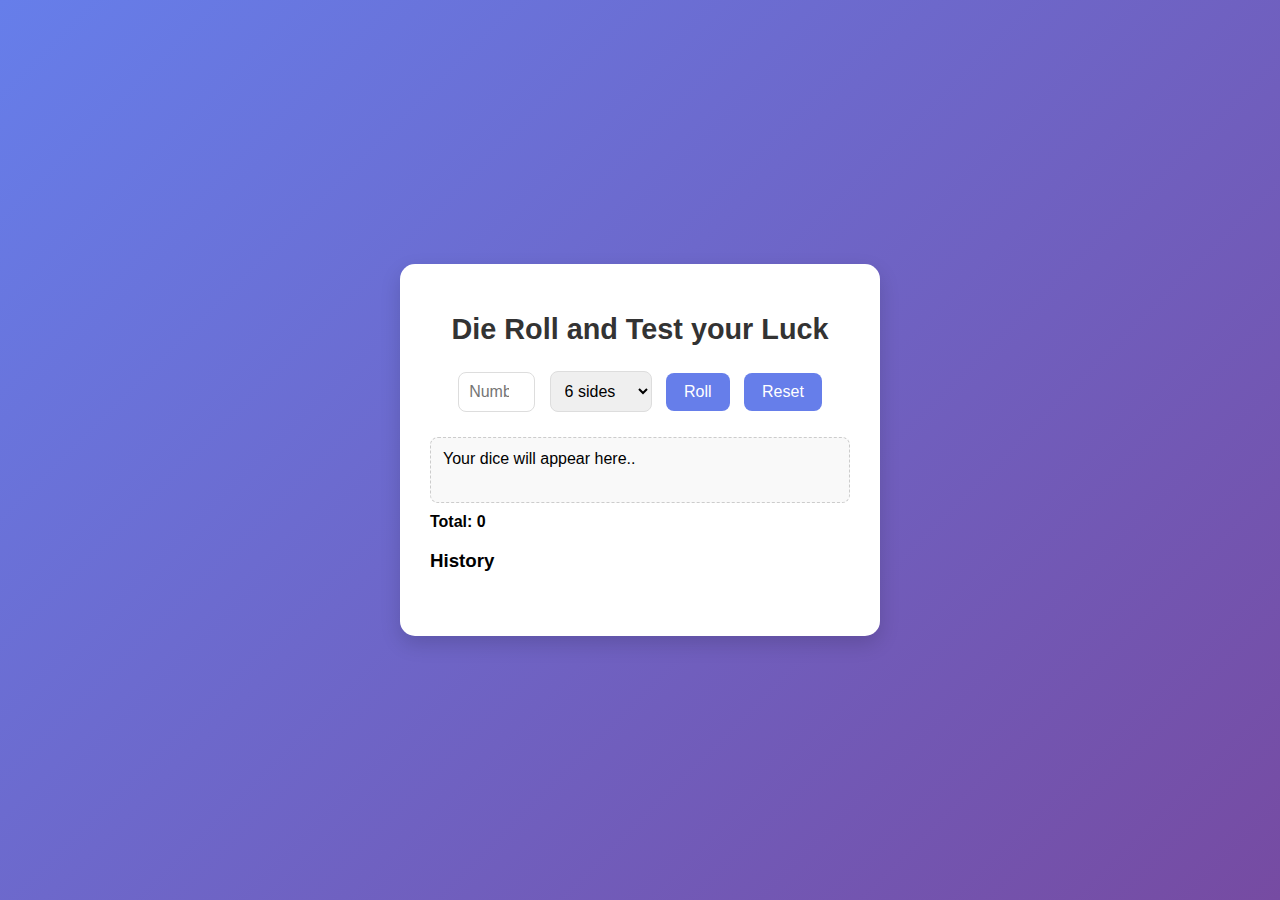
<file: Dice_Roller/index.html>
<!DOCTYPE html>
<html lang="en">
<head>
    <meta charset="UTF-8">
    <meta name="viewport" content="width=device-width, initial-scale=1.0">
    <title>Dice Roller Simulator</title>
    <link rel="stylesheet" href="style.css">
</head>
<body>
<div class="container">
  <h1 class="heading">Die Roll and Test your Luck</h1>
  
  <section class="control">
    <!-- Number of dice -->
    <input type="number" id="diceCount" placeholder="Number of Dice" min="1" max="10">

    <!-- Dice sides -->
    <select id="diceSides">
      <option value="6">6 sides</option>
      <option value="8">8 sides</option>
      <option value="12">12 sides</option>
      <option value="20">20 sides</option>
    </select>

    <!-- Buttons -->
    <button id="rollBtn">Roll</button>
    <button id="resetBtn">Reset</button>
  </section>

  <section class="result">
    <!-- Dice output -->
    <div id="diceArea">Your dice will appear here..</div>

    <!-- Total score -->
    <div id="total">Total: 0</div>

    <!-- Roll history -->
    <h3>History</h3>
    <ul id="history"></ul>
  </section>
</div>

</body>
</html>
</file>
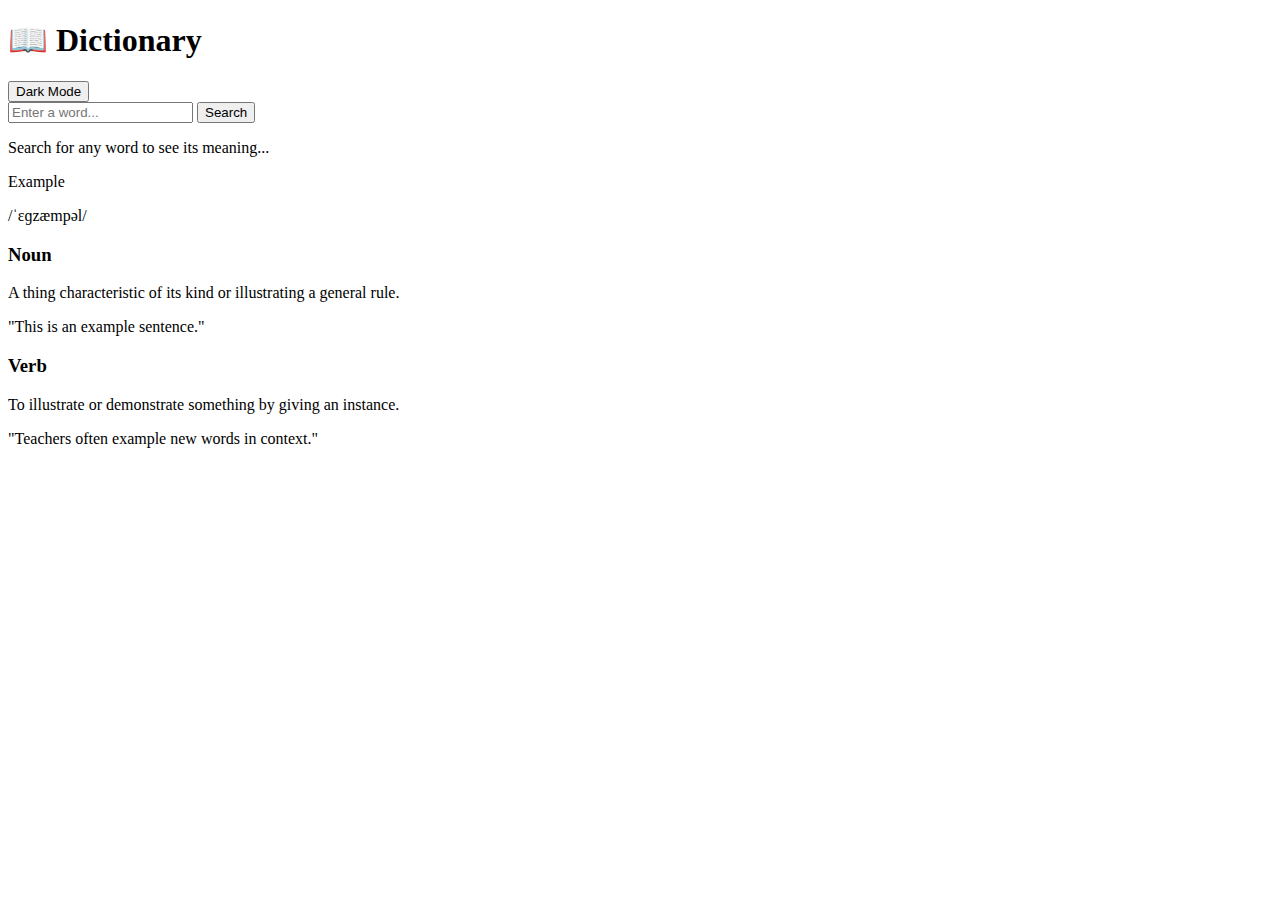
<file: Dictionary App/index.html>
<!DOCTYPE html>
<html lang="en">
<head>
  <meta charset="UTF-8">
  <meta name="viewport" content="width=device-width, initial-scale=1.0">
  <title>Dictionary App</title>
</head>
<body>
  <div class="container">
    <header>
      <h1>📖 Dictionary</h1>
      <button class="toggle-btn">Dark Mode</button>
    </header>

    <div class="search-box">
      <input type="text" placeholder="Enter a word...">
      <button>Search</button>
    </div>

    <!-- Placeholder before search -->
    <p class="placeholder">Search for any word to see its meaning...</p>

    <!-- Example Result (Static for now) -->
    <div class="result">
      <p class="word">Example</p>
      <p class="phonetics">/ˈɛɡzæmpəl/</p>

      <div class="meaning-section">
        <h3>Noun</h3>
        <p class="meaning">A thing characteristic of its kind or illustrating a general rule.</p>
        <p class="example">"This is an example sentence."</p>
      </div>

      <div class="meaning-section">
        <h3>Verb</h3>
        <p class="meaning">To illustrate or demonstrate something by giving an instance.</p>
        <p class="example">"Teachers often example new words in context."</p>
<script src="dictionary.js"></script>
</file>
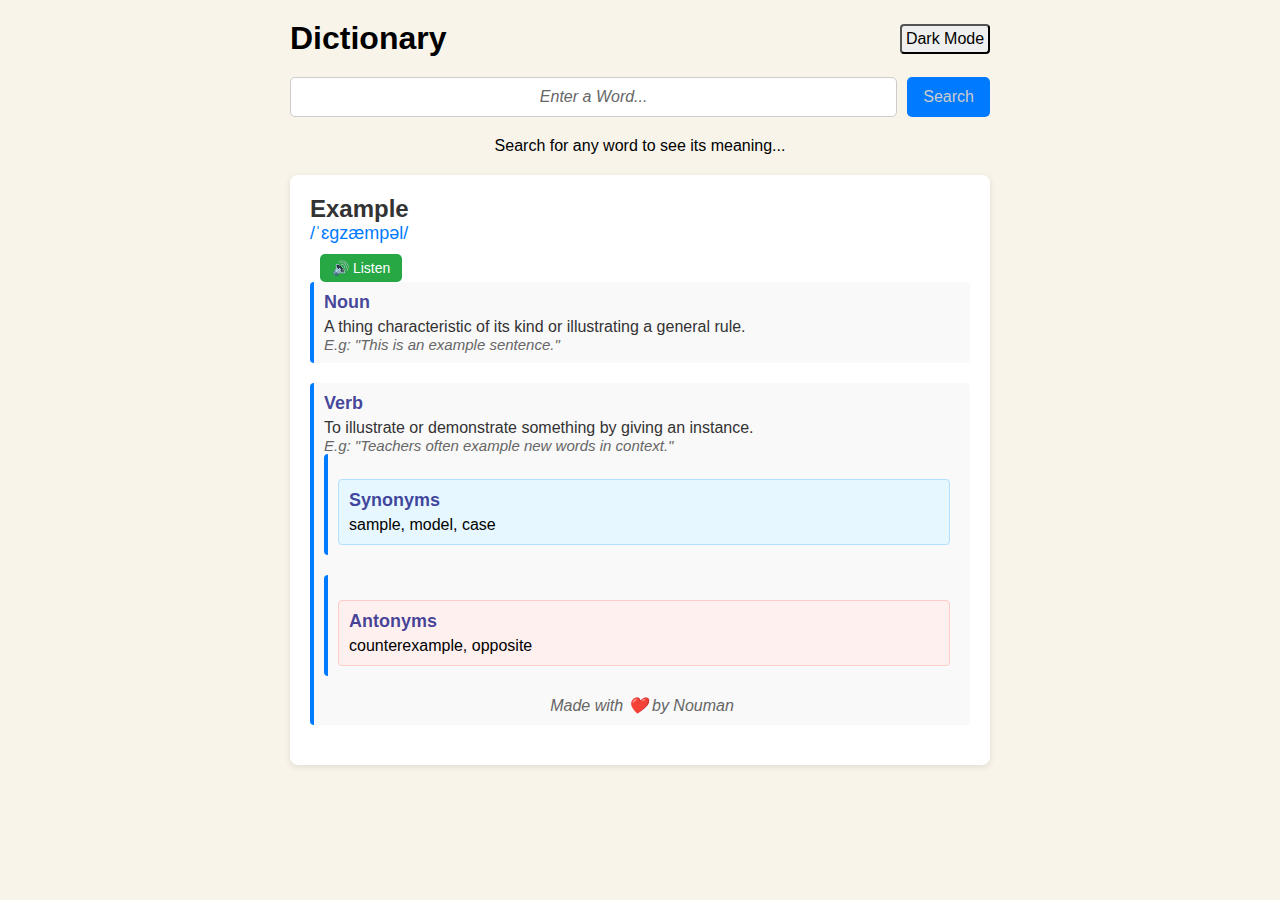
<file: Dictionary App2/index.html>
<!DOCTYPE html>
<html lang="en">
<head>
    <meta charset="UTF-8">
    <meta name="viewport" content="width=device-width, initial-scale=1.0">
    <title>Dictionary App</title>
    <link href="https://fonts.googleapis.com/css2?family=Poppins:wght@400;600;700&display=swap" rel="stylesheet">
    <link rel="stylesheet" href="style.css">
</head>
<body>
    <div class="container">
        <header>
            <h1>Dictionary</h1>
            <button class="toggleBtn">Dark Mode</button>
        </header>
        <div class="searchBox">
            <input type="text" placeholder="Enter a Word...">
            <button>Search</button>
        </div>
        <!-- placeholder before search -->
          <p class="placeholder">Search for any word to see its meaning...</p>
          <!-- Example Result (Static for now) -->
           <div class="result">
      <p class="word">Example</p>
      <p class="phonetics">/ˈɛɡzæmpəl/</p>
      <button class="audioBtn">🔊 Listen</button>
<audio id="audio"></audio>


      <div class="meaning-section">
        <h3>Noun</h3>
        <p class="meaning">A thing characteristic of its kind or illustrating a general rule.</p>
        <p class="example"> E.g: "This is an example sentence."</p>
      </div>

      <div class="meaning-section">
        <h3>Verb</h3>
        <p class="meaning">To illustrate or demonstrate something by giving an instance.</p>
        <p class="example">E.g: "Teachers often example new words in context."</p>
        <div class="meaning-section">
        <div class="synonyms">
  <h3>Synonyms</h3>
  <p>sample, model, case</p>
  </div>
</div>
 <div class="meaning-section">
        <div class="antonyms">
  <h3>Antonyms</h3>
  <p>counterexample, opposite</p>
  </div>
</div>
        <footer>
  <p>Made with ❤️ by Nouman</p>
</footer>
    </div>
    <script src="dictionary.js"></script>
</body>
</html>
</file>
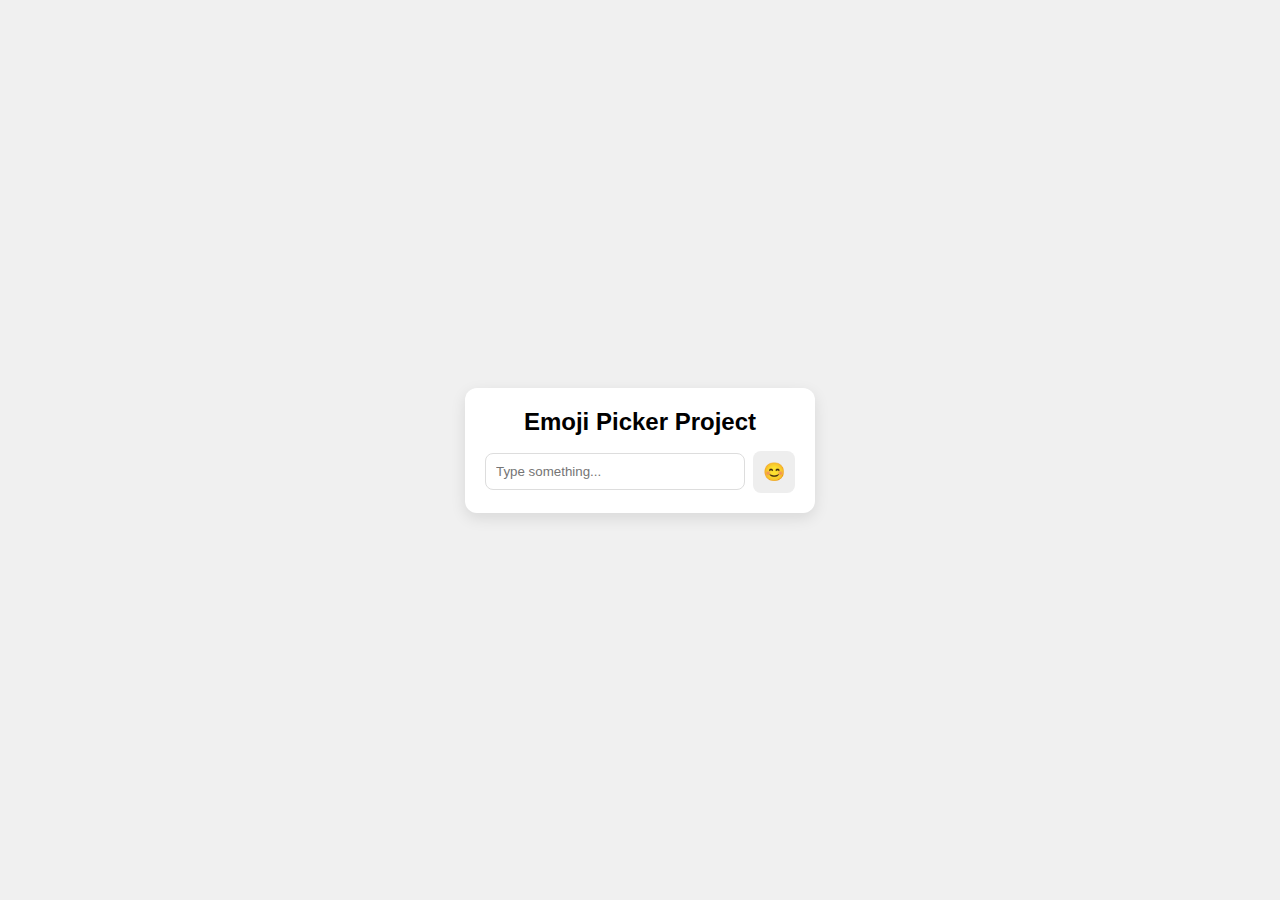
<file: Emoji picker_app/index.html>
<!DOCTYPE html>
<html lang="en">
<head>
  <meta charset="UTF-8">
  <meta name="viewport" content="width=device-width, initial-scale=1.0">
  <title>Emoji Picker</title>
  <link rel="stylesheet" href="style.css">
</head>
<body>
  <div class="container">
    <h2>Emoji Picker Project</h2>

    <div class="input-box">
      <input type="text" id="textInput" placeholder="Type something...">
      <button id="emojiBtn">😊</button>
    </div>

    <!-- Emoji Panel -->
    <div id="emojiPanel" class="emoji-panel hidden">
      <!-- Search bar -->
      <input type="text" id="emojiSearch" placeholder="Search emoji..." />

      <div id="emojiList" class="emoji-list">
        <span data-keywords="smile happy">😀</span>
        <span data-keywords="laugh funny happy">😂</span>
        <span data-keywords="love heart eyes">😍</span>
        <span data-keywords="think confused">🤔</span>
        <span data-keywords="cool sunglasses">😎</span>
        <span data-keywords="cry sad">😭</span>
        <span data-keywords="thumbs up like">👍</span>
        <span data-keywords="fire hot lit">🔥</span>
        <span data-keywords="heart love">❤️</span>
        <span data-keywords="party celebration">🥳</span>
      </div>
    </div>
  </div>

  <script src="emoji.js"></script>
</body>
</html>
</file>
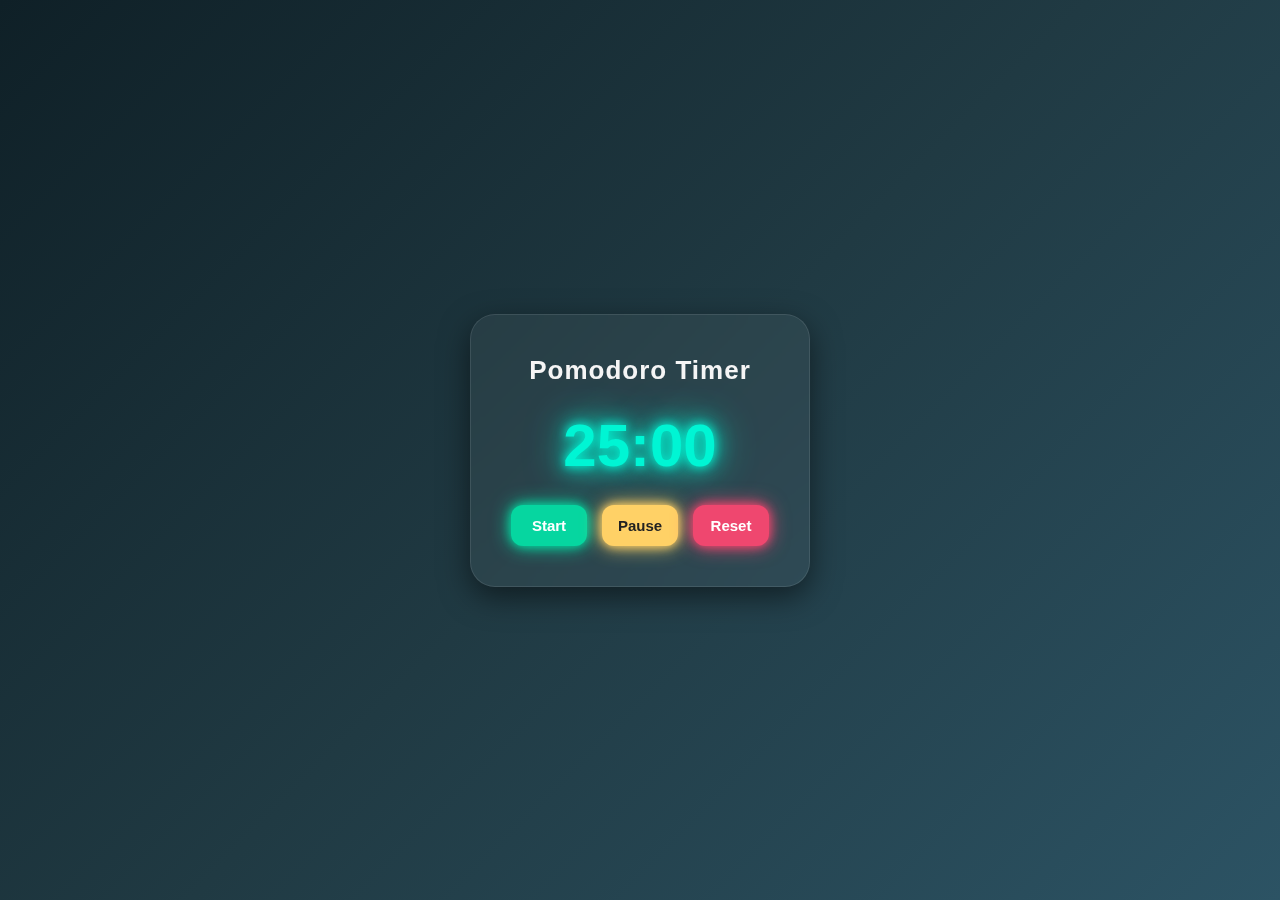
<file: Pomodoro_Timer/index.html>
<!DOCTYPE html>
<html lang="en">
<head>
    <meta charset="UTF-8">
    <meta name="viewport" content="width=device-width, initial-scale=1.0">
    <title>pomodoro_Timer</title>
    <link rel="stylesheet" href="style.css">
</head>
<body>
    <div class="container">
        <h1 class="header">Pomodoro Timer</h1>
        <div class="timer">25:00</div>
        <div class="buttons">
        <button class="one">Start</button>
        <button class="two">Pause</button>
        <button class="three">Reset</button>
        </div>
    </div>
    <script src="main.js"></script>
</body>
</html>
</file>
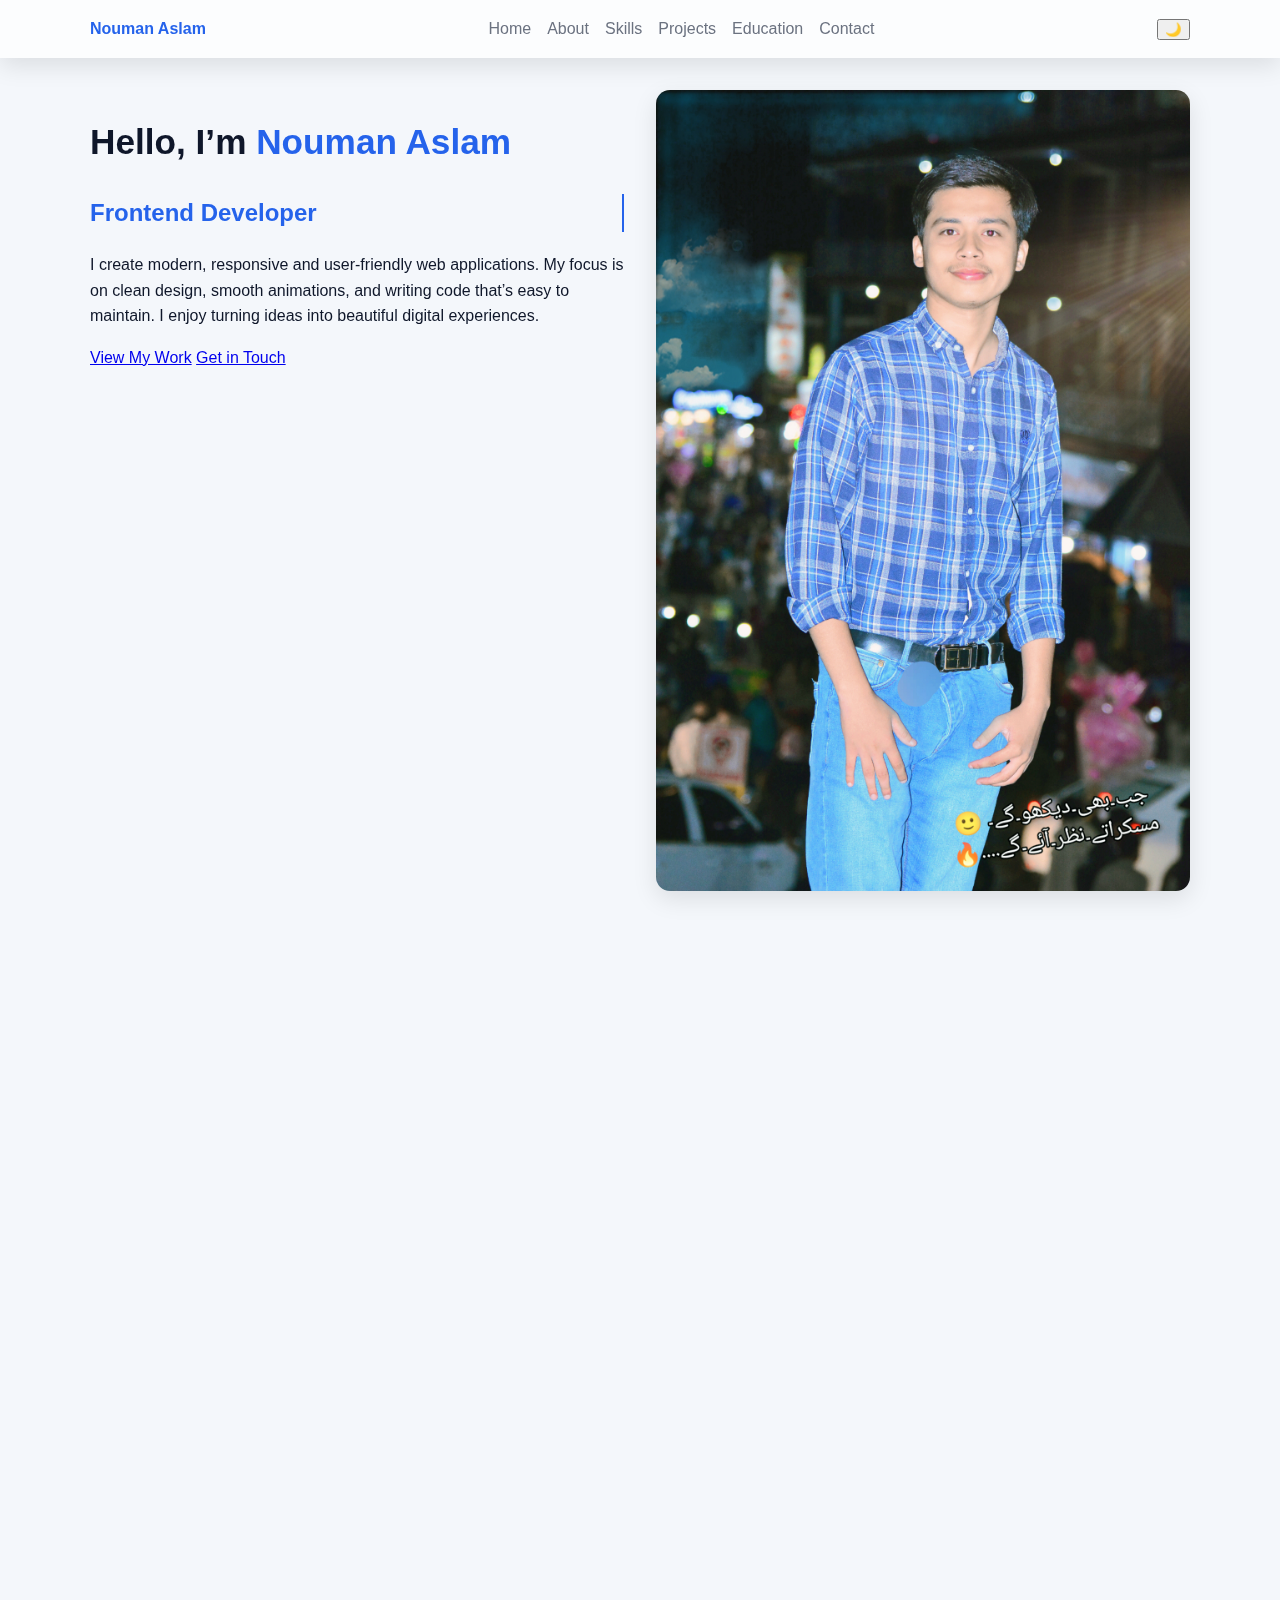
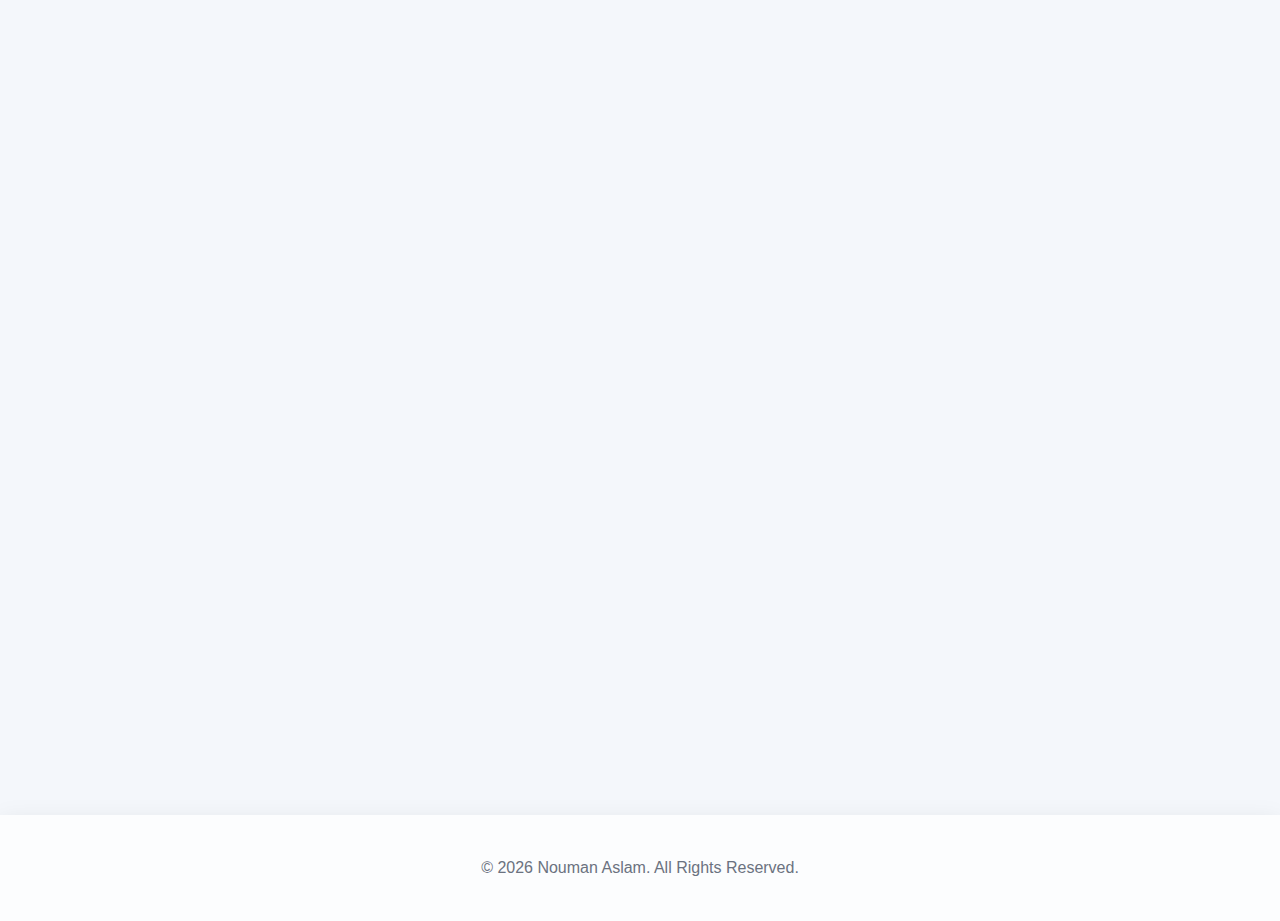
<file: portfolio/index.html>
<!doctype html>
<html lang="en">
<head>
  <meta charset="utf-8" />
  <meta name="viewport" content="width=device-width,initial-scale=1" />
  <title>Nouman Aslam - Frontend Developer</title>
  <link rel="stylesheet" href="style.css" />
  <!-- AOS Library for animations -->
  <link href="https://unpkg.com/aos@2.3.1/dist/aos.css" rel="stylesheet">
</head>
<body>
  <!-- Header -->
  <header class="site-header">
    <div class="container header-inner">
      <a class="brand" href="#">Nouman Aslam</a>
      <nav class="nav" id="nav">
        <a href="#home">Home</a>
        <a href="#about">About</a>
        <a href="#skills">Skills</a>
        <a href="#projects">Projects</a>
        <a href="#education">Education</a>
        <a href="#contact">Contact</a>
      </nav>
      <div class="controls">
        <button id="themeToggle" class="btn icon-btn">🌙</button>
        <button id="menuToggle" class="btn icon-btn mobile-only">☰</button>
      </div>
    </div>
  </header>

  <!-- Hero -->
  <section id="home" class="hero">
    <div class="container hero-grid">
      <div class="hero-text" data-aos="fade-right">
        <h1>Hello, I’m <span class="highlight">Nouman Aslam</span></h1>
        <h2 class="typing">Frontend Developer</h2>
        <p>
          I create modern, responsive and user-friendly web applications. My focus is on clean design, smooth animations, and writing code that’s easy to maintain. I enjoy turning ideas into beautiful digital experiences.
        </p>
        <div class="hero-ctas">
          <a class="btn" href="#projects">View My Work</a>
          <a class="btn ghost" href="#contact">Get in Touch</a>
        </div>
      </div>
      <div class="hero-photo" data-aos="fade-left">
        <img src="/pic.jpg" alt="Nouman Aslam profile photo" />
      </div>
    </div>
  </section>

  <!-- About -->
  <section id="about" class="section glass" data-aos="fade-up">
    <div class="container">
      <h2>About Me</h2>
      <p>
        I am a passionate developer with strong interest in frontend technologies. I enjoy building interactive websites that combine aesthetics with functionality. My goal is to continuously learn, stay updated with modern web practices, and deliver impactful user experiences.
      </p>
    </div>
  </section>

  <!-- Skills -->
  <section id="skills" class="section" data-aos="fade-up">
    <div class="container">
      <h2>Skills</h2>
      <div class="skills-grid">
        <div class="skill">HTML5</div>
        <div class="skill">CSS3</div>
        <div class="skill">JavaScript (ES6+)</div>
        <div class="skill">Responsive Design</div>
        <div class="skill">Git & GitHub</div>
        <div class="skill">React (Beginner)</div>
      </div>
    </div>
  </section>

  <!-- Projects -->
  <section id="projects" class="section glass" data-aos="fade-up">
    <div class="container">
      <h2>Projects</h2>
      <div class="projects-grid">
        <div class="project-card" data-aos="zoom-in">
          <h3>Blog Website</h3>
          <p>
            A modern blog platform featuring categories, search functionality, and responsive layout. Built with HTML, CSS, and JavaScript to showcase clean typography and readability.
          </p>
          <a href="https://github.com/CodeWithNouman99" target="_blank" class="btn small">View on GitHub</a>
        </div>
        <div class="project-card" data-aos="zoom-in" data-aos-delay="100">
          <h3>Recipe App</h3>
          <p>
            A recipe search app where users can explore recipes by ingredients or keywords. Designed mobile-first with focus on usability, quick search, and easy-to-read instructions.
          </p>
          <a href="https://github.com/CodeWithNouman99" target="_blank" class="btn small">View on GitHub</a>
        </div>
        <div class="project-card" data-aos="zoom-in" data-aos-delay="200">
          <h3>Gym Website</h3>
          <p>
            A landing page for a fitness center featuring trainer profiles, pricing plans, and a contact form. Focused on conversion design with strong visuals and smooth animations.
          </p>
          <a href="https://github.com/CodeWithNouman99" target="_blank" class="btn small">View on GitHub</a>
        </div>
      </div>
    </div>
  </section>

  <!-- Education -->
  <section id="education" class="section" data-aos="fade-up">
    <div class="container">
      <h2>Education</h2>
      <ul>
        <li><strong>Matric:</strong> Govt Comprehensive Higher Secondary School — 1030/1100 (A+)</li>
        <li><strong>Intermediate:</strong> Govt Science College — 700/1100</li>
        <li><strong>B.S. Software Engineering (2023–2027):</strong> University of Agriculture Faisalabad</li>
      </ul>
    </div>
  </section>

  <!-- Contact -->
  <section id="contact" class="section glass" data-aos="fade-up">
    <div class="container">
      <h2>Contact</h2>
      <p>
        Feel free to reach out to me for collaborations, freelance projects, or just to say hi. I’m always open to discussing exciting opportunities in web development.
      </p>
      <p><strong>Phone:</strong> <a href="tel:+923401504112">+92 340 1504112</a></p>
      <p><strong>Email:</strong> <a href="mailto:mrnoumannomi7@gmail.com">mrnoumannomi7@gmail.com</a></p>
      <p><strong>LinkedIn:</strong> <a href="https://www.linkedin.com/in/nouman-aslam-a9a3a2333" target="_blank">Profile</a></p>
    </div>
  </section>

  <!-- Footer -->
  <footer class="site-footer">
    <p>© <span id="year"></span> Nouman Aslam. All Rights Reserved.</p>
  </footer>

  <script src="portfolio.js"></script>
  <script src="https://unpkg.com/aos@2.3.1/dist/aos.js"></script>
  <script>AOS.init();</script>
</body>
</html>
</file>
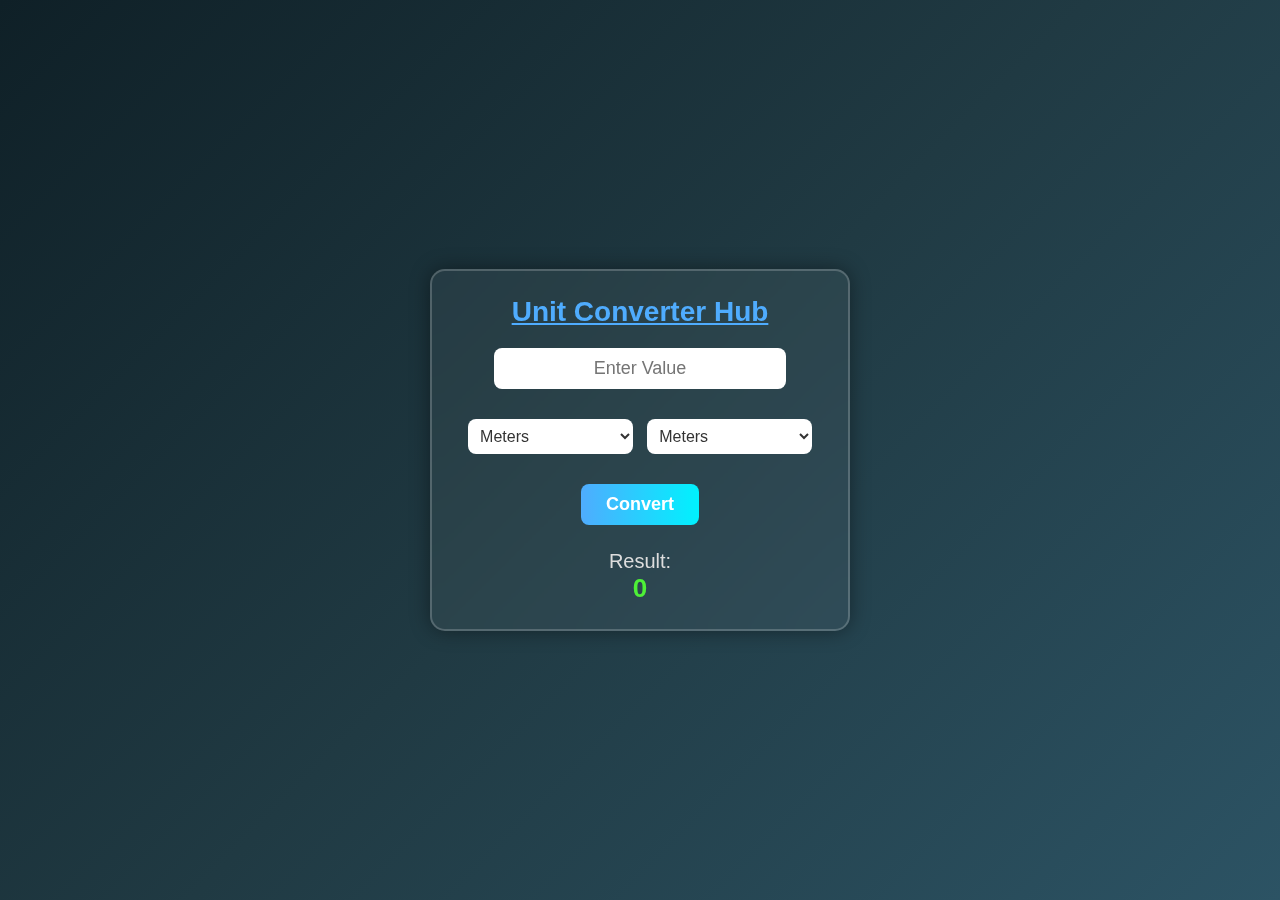
<file: Unit Converter Hub/index.html>
<!DOCTYPE html>
<html lang="en">
<head>
  <meta charset="UTF-8">
  <meta name="viewport" content="width=device-width, initial-scale=1.0">
  <title>Unit Converter Hub</title>
  <link rel="stylesheet" href="style.css">
</head>
<body>
  <div class="container">
    <h2>Unit Converter Hub</h2>
    <input type="text" placeholder="Enter Value" class="input" />
    <br>
    <select id="fromUnit">
      <option value="meters">Meters</option>
      <option value="Kilometers">Kilometers</option>
      <option value="miles">Miles</option>
      <option value="feet">Feet</option>
    </select>
    <select id="toUnit">
      <option value="meters">Meters</option>
      <option value="Kilometers">Kilometers</option>
      <option value="miles">Miles</option>
      <option value="feet">Feet</option>
    </select>
    <br>
    <button id="convertButton">Convert</button>
    <p>Result:</p>
    <span id="result">0</span>
  </div>
  <script src="Converter.js"></script>
</body>
</html>
</file>
<file: Dice_Roller/style.css>
/* Body */
body {
  background: linear-gradient(135deg, #667eea, #764ba2);
  min-height: 100vh;
  margin: 0;
  display: flex;
  justify-content: center;
  align-items: center;
  font-family: "Poppins", sans-serif;
}

/* Main container */
.container {
  background: #fff;
  width: 420px;
  padding: 30px;
  border-radius: 15px;
  text-align: center;
  box-shadow: 0 8px 20px rgba(0, 0, 0, 0.15);
}

/* Heading */
.heading {
  font-size: 1.8rem;
  margin-bottom: 20px;
  color: #333;
}

/* Control section */
.control input,
.control select {
  padding: 10px;
  font-size: 1rem;
  margin: 5px;
  border: 1px solid #ddd;
  border-radius: 8px;
  outline: none;
}

.control button {
  padding: 10px 18px;
  margin: 5px;
  border: none;
  border-radius: 8px;
  background: #667eea;
  color: #fff;
  font-size: 1rem;
  cursor: pointer;
  transition: 0.3s ease;
}

.control button:hover {
  background: #5a67d8;
}

/* Result section */
.result {
  margin-top: 20px;
  text-align: left;
}

#diceArea {
  padding: 12px;
  background: #f9f9f9;
  border: 1px dashed #ccc;
  border-radius: 8px;
  margin-bottom: 10px;
  min-height: 40px;
}

#total {
  font-weight: bold;
  margin: 10px 0;
}

#history {
  list-style: square inside;
  padding-left: 10px;
  max-height: 100px;
  overflow-y: auto;
}
</file>
<file: Dictionary App2/style.css>
:root {
  --bg: #f5f7fa;
  --card: #fff;
  --text: #333;
  --primary: #007bff;
  --secondary: #666;
}
body.dark {
  --bg: #1e1e1e;
  --card: #2b2b2b;
  --text: #f5f5f5;
  --primary: #4dabf7;
  --secondary: #aaa;
}

body {
  background: #f8f4ea;
  transition: background 0.3s ease, color 0.3s ease;
}
.searchBox button,
.audioBtn,
.toggleBtn {
  transition: transform 0.2s ease, background-color 0.3s ease;
}
.searchBox button:hover,
.audioBtn:hover,
.toggleBtn:hover {
  transform: scale(1.05);
  background-color: var(--primary);
  color: #fff;
}
.result {
  animation: fadeIn 0.5s ease;
}
@keyframes fadeIn {
  from { opacity: 0; transform: translateY(10px); }
  to { opacity: 1; transform: translateY(0); }
}
input::placeholder {
  animation: pulse 2s infinite;
}
@keyframes pulse {
  0% { opacity: 0.6; }
  50% { opacity: 1; }
  100% { opacity: 0.6; }
}

* {
  margin: 0;
  padding: 0;
  box-sizing: border-box;
  font-family: "Inter", sans-serif;
}
.container {
  max-width: 740px;
  margin: 0 auto;
  padding: 20px;
}
/* header */
header {
  display: flex;
  justify-content: space-between;
  align-items: center;
  margin-bottom: 20px;
}
.searchBox {
  display: flex;
  gap: 10px;
  margin-bottom: 20px;
}
input {
  padding: 10px;
  border: 1px solid #ccc;
  font-size: 16px;
  border-radius: 5px;
  flex: 1;
}
.searchBox button {
  padding: 10px 16px;
  background-color: #007bff;
  color: #ccc;
  border: none;
  border-radius: 5px;
  cursor: pointer;
  font-size: 16px;
}
input::placeholder {
  text-align: center;
  color: #666;
  margin-bottom: 20px;
  font-style: italic;
}
.result {
  background-color: #fff;
  padding: 20px;
  border-radius: 8px;
  box-shadow: 0 2px 6px rgba(0, 0, 0, 0.1);
  margin-top: 20px;
}
.word {
  font-size: 24px;

  font-weight: 700;

  color: #333;
}

.phonetics {
  font-size: 18px;

  color: #007bff;

  margin-bottom: 10px;
}
.audioBtn {
  padding: 6px 12px;
  background-color: #28a745;
  color: #fff;
  border: none;
  border-radius: 5px;
  cursor: pointer;
  font-size: 14px;
  margin-left: 10px;
  cursor: pointer;
}
.meaning-section {
  margin-bottom: 20px;
  padding: 10px;
  border-left: 4px solid #007bff;
  background-color: #f9f9f9;
  border-radius: 4px;
}
.meaning-section h3 {
  font-size: 18px;
  margin-bottom: 5px;
  color: #007b;
}
.meaning-section .meaning {
  font-size: 16px;
  color: #333;
}
.meaning-section .example {
  font-size: 15px;

  color: #666;

  font-style: italic;
}
.synonyms,
.antonyms {
  margin-top: 15px;
  padding: 10px;
  border-radius: 4px;
}
.synonyms {
  background-color: #e6f7ff;
  border: 1px solid #b3e0ff;
}

.antonyms {
  background-color: #fff0f0;
  border: 1px solid #ffcccc;
}
footer {
  margin-top: 20px;
  font-size: 1rem;
  font-weight: 500;
  text-align: center;
  color: #666;
  font-style: italic;
}
footer p {
  margin: 0;
  font-style: italic;
}

.toggleBtn
{
    font-size: 16px;
    width: 90px;
    padding: 6px auto;
    height: 30px;
    font-weight: 400;
    cursor: pointer;
    border-radius: 4px;
}
.placeholder
{
  text-align: center;
  font-size: 1rem;
}
</file>
<file: Emoji picker_app/style.css>
/* *
{
    padding: 0;
    margin: 0;
    box-sizing: border-box;
    font-family:'Franklin Gothic Medium', 'Arial Narrow', Arial, sans-serif;
}
body {
      display: flex;
      justify-content: center;
      align-items: center;
      height: 100vh;
      background: linear-gradient(135deg, #0f2027, #203a43, #2c5364);
      color: #fff;
} */

* {
  margin: 0;
  padding: 0;
  box-sizing: border-box;
  font-family: Arial, sans-serif;
}

body {
  display: flex;
  justify-content: center;
  align-items: center;
  height: 100vh;
  background: #f0f0f0;
}

.container {
  width: 350px;
  background: white;
  padding: 20px;
  border-radius: 12px;
  box-shadow: 0 5px 15px rgba(0,0,0,0.1);
  text-align: center;
}

.input-box {
  display: flex;
  align-items: center;
  margin-top: 15px;
}

.input-box input {
  flex: 1;
  padding: 10px;
  border: 1px solid #ddd;
  border-radius: 8px;
  outline: none;
}

.input-box button {
  margin-left: 8px;
  padding: 10px;
  cursor: pointer;
  border: none;
  background: #eee;
  border-radius: 8px;
  font-size: 18px;
  transition: 0.2s;
}

.input-box button:hover {
  background: #ddd;
}

.emoji-panel {
  margin-top: 15px;
  padding: 10px;
  border: 1px solid #ddd;
  border-radius: 8px;
  background: #fafafa;
  display: grid;
  grid-template-columns: repeat(5, 1fr);
  gap: 10px;
}

.emoji-panel span {
  font-size: 22px;
  cursor: pointer;
  transition: 0.2s;
}

.emoji-panel span:hover {
  transform: scale(1.2);
}

.hidden {
  display: none;
}

#emojiSearch {
  width: 100%;
  padding: 8px;
  margin-bottom: 10px;
  border: 1px solid #ddd;
  border-radius: 8px;
  outline: none;
}

.emoji-list {
  display: grid;
  grid-template-columns: repeat(5, 1fr);
  gap: 10px;
}
</file>
<file: portfolio/style.css>
:root {
  --bg: #f4f7fb;
  --text: #0f172a;
  --accent: #2563eb;
  --card: rgba(255,255,255,0.7);
  --muted: #6b7280;
  --radius: 14px;
  --shadow: 0 8px 25px rgba(0,0,0,0.1);
}

[data-theme="dark"] {
  --bg: #0f172a;
  --text: #e5e7eb;
  --accent: #60a5fa;
  --card: rgba(255,255,255,0.05);
  --muted: #9ca3af;
  --shadow: 0 10px 30px rgba(0,0,0,0.6);
}

body {
  margin: 0;
  font-family: 'Segoe UI', sans-serif;
  background: var(--bg);
  color: var(--text);
  line-height: 1.6;
  scroll-behavior: smooth;
}

/* header */
.site-header {
  position: sticky;
  top: 0;
  background: var(--card);
  backdrop-filter: blur(10px);
  box-shadow: var(--shadow);
  z-index: 1000;
}
.header-inner {
  display: flex;
  justify-content: space-between;
  align-items: center;
  max-width: 1100px;
  margin: auto;
  padding: 1rem;
}
.brand {
  font-weight: bold;
  text-decoration: none;
  color: var(--accent);
}
.nav {
  display: flex;
  gap: 1rem;
}
.nav a {
  color: var(--muted);
  text-decoration: none;
  transition: color 0.3s;
}
.nav a:hover {
  color: var(--accent);
}
.mobile-only {
  display: none;
}

/* hero */
.hero {
  display: flex;
  align-items: center;
  min-height: 90vh;
  padding: 2rem;
}
.hero-grid {
  display: grid;
  grid-template-columns: 1fr 1fr;
  gap: 2rem;
  max-width: 1100px;
  margin: auto;
}
.hero-text h1 {
  font-size: 2.2rem;
}
.hero-text .highlight {
  color: var(--accent);
}
.typing {
  font-size: 1.5rem;
  font-weight: bold;
  color: var(--accent);
  border-right: 2px solid var(--accent);
  white-space: nowrap;
  overflow: hidden;
  animation: typing 4s steps(20, end) infinite alternate;
}
@keyframes typing {
  from { width: 0; }
  to { width: 100%; }
}
.hero-photo img {
  width: 100%;
  border-radius: var(--radius);
  box-shadow: var(--shadow);
}

/* sections */
.section {
  padding: 3rem 1rem;
  max-width: 1100px;
  margin: auto;
}
.section h2 {
  text-align: center;
  margin-bottom: 1.5rem;
}
.glass {
  background: var(--card);
  border-radius: var(--radius);
  box-shadow: var(--shadow);
  padding: 2rem;
}

/* skills */
.skills-grid {
  display: flex;
  flex-wrap: wrap;
  gap: 1rem;
  justify-content: center;
}
.skill {
  background: var(--card);
  padding: 0.8rem 1.2rem;
  border-radius: var(--radius);
  box-shadow: var(--shadow);
  transition: transform 0.3s;
}
.skill:hover {
  transform: translateY(-5px);
}

/* projects */
.projects-grid {
  display: grid;
  grid-template-columns: repeat(auto-fit, minmax(280px, 1fr));
  gap: 1.5rem;
}
.project-card {
  background: var(--card);
  padding: 1.5rem;
  border-radius: var(--radius);
  box-shadow: var(--shadow);
  transition: transform 0.3s, box-shadow 0.3s;
}
.project-card:hover {
  transform: translateY(-8px) scale(1.02);
  box-shadow: 0 15px 40px rgba(0,0,0,0.2);
}

/* footer */
.site-footer {
  text-align: center;
  padding: 1.5rem;
  color: var(--muted);
  background: var(--card);
  box-shadow: var(--shadow);
}

/* responsive */
@media (max-width: 768px) {
  .hero-grid {
    grid-template-columns: 1fr;
    text-align: center;
  }
  .nav {
    display: none;
    flex-direction: column;
    background: var(--card);
    position: absolute;
    right: 1rem;
    top: 60px;
    padding: 1rem;
    border-radius: var(--radius);
  }
  .mobile-only {
    display: block;
  }
}
</file>
<file: Unit Converter Hub/style.css>
* {
      margin: 0;
      padding: 0;
      box-sizing: border-box;
      font-family: "Poppins", sans-serif;
    }
    body {
      display: flex;
      justify-content: center;
      align-items: center;
      height: 100vh;
      background: linear-gradient(135deg, #0f2027, #203a43, #2c5364);
      color: #fff;
    }
    .container {
      width: 420px;
      padding: 25px;
      border-radius: 15px;
      background: rgba(255, 255, 255, 0.05);
      backdrop-filter: blur(12px);
      border: 2px solid rgba(255, 255, 255, 0.2);
      box-shadow: 0 0 20px rgba(0,0,0,0.4);
      text-align: center;
    }
    h2 {
      font-size: 28px;
      margin-bottom: 20px;
      text-decoration: underline;
      color: #4facfe;
      cursor: pointer;
    }
    .input {
      width: 80%;
      font-size: 18px;
      padding: 10px;
      border-radius: 8px;
      border: none;
      margin-bottom: 20px;
      text-align: center;
    }
    select {
      width: 45%;
      padding: 8px;
      font-size: 16px;
      border-radius: 8px;
      border: none;
      margin: 10px 5px;
      background: #fff;
      color: #333;
      cursor: pointer;
    }
    #convertButton {
      margin-top: 20px;
      padding: 10px 25px;
      font-size: 18px;
      font-weight: 600;
      border: none;
      border-radius: 8px;
      background: linear-gradient(90deg, #4facfe, #00f2fe);
      color: #fff;
      cursor: pointer;
      transition: 0.3s;
    }
    #convertButton:hover {
      background: linear-gradient(90deg, #00f2fe, #4facfe);
      transform: scale(1.05);
    }
    p {
      margin-top: 25px;
      font-size: 20px;
      font-weight: 500;
      color: #ddd;
    }
    #result {
      margin-top: 10px;
      font-size: 26px;
      font-weight: 700;
      color: #4ef037;
    }
</file>
<file: Pomodoro_Timer/style.css>
/* Reset */
* {
  margin: 0;
  padding: 0;
  box-sizing: border-box;
  font-family: "Poppins", sans-serif;
}

/* Background */
body {
  height: 100vh;
  display: flex;
  justify-content: center;
  align-items: center;
  background: linear-gradient(135deg, #0f2027, #203a43, #2c5364);
  color: #fff;
}

/* Container */
.container {
  background: rgba(255, 255, 255, 0.05);
  padding: 40px;
  border-radius: 25px;
  text-align: center;
  backdrop-filter: blur(10px);
  box-shadow: 0 10px 30px rgba(0, 0, 0, 0.5);
  width: 340px;
  border: 1px solid rgba(255, 255, 255, 0.1);
}

/* Header */
.header {
  font-size: 26px;
  margin-bottom: 18px;
  color: #f5f5f5;
  font-weight: 600;
  letter-spacing: 1px;
}

/* Timer Display */
.timer {
  font-size: 60px;
  font-weight: bold;
  margin: 25px 0;
  color: #00f5d4;
  text-shadow: 0 0 10px #00f5d4, 0 0 20px #00f5d4, 0 0 40px #00f5d4;
}

/* Buttons Wrapper */
.buttons {
  display: flex;
  justify-content: space-between;
  gap: 15px;
}

/* Button Base Style */
button {
  flex: 1;
  padding: 12px 0;
  border: none;
  border-radius: 12px;
  cursor: pointer;
  font-size: 15px;
  font-weight: 600;
  transition: all 0.25s ease;
  color: white;
}

/* Individual Button Colors (neon look) */
button.one {
  background: #06d6a0;
  box-shadow: 0 0 10px #06d6a0, 0 0 20px #06d6a0;
}
button.two {
  background: #ffd166;
  color: #222;
  box-shadow: 0 0 10px #ffd166, 0 0 20px #ffd166;
}
button.three {
  background: #ef476f;
  box-shadow: 0 0 10px #ef476f, 0 0 20px #ef476f;
}

/* Hover Effects */
button:hover {
  transform: translateY(-3px);
  opacity: 0.9;
}
</file>
